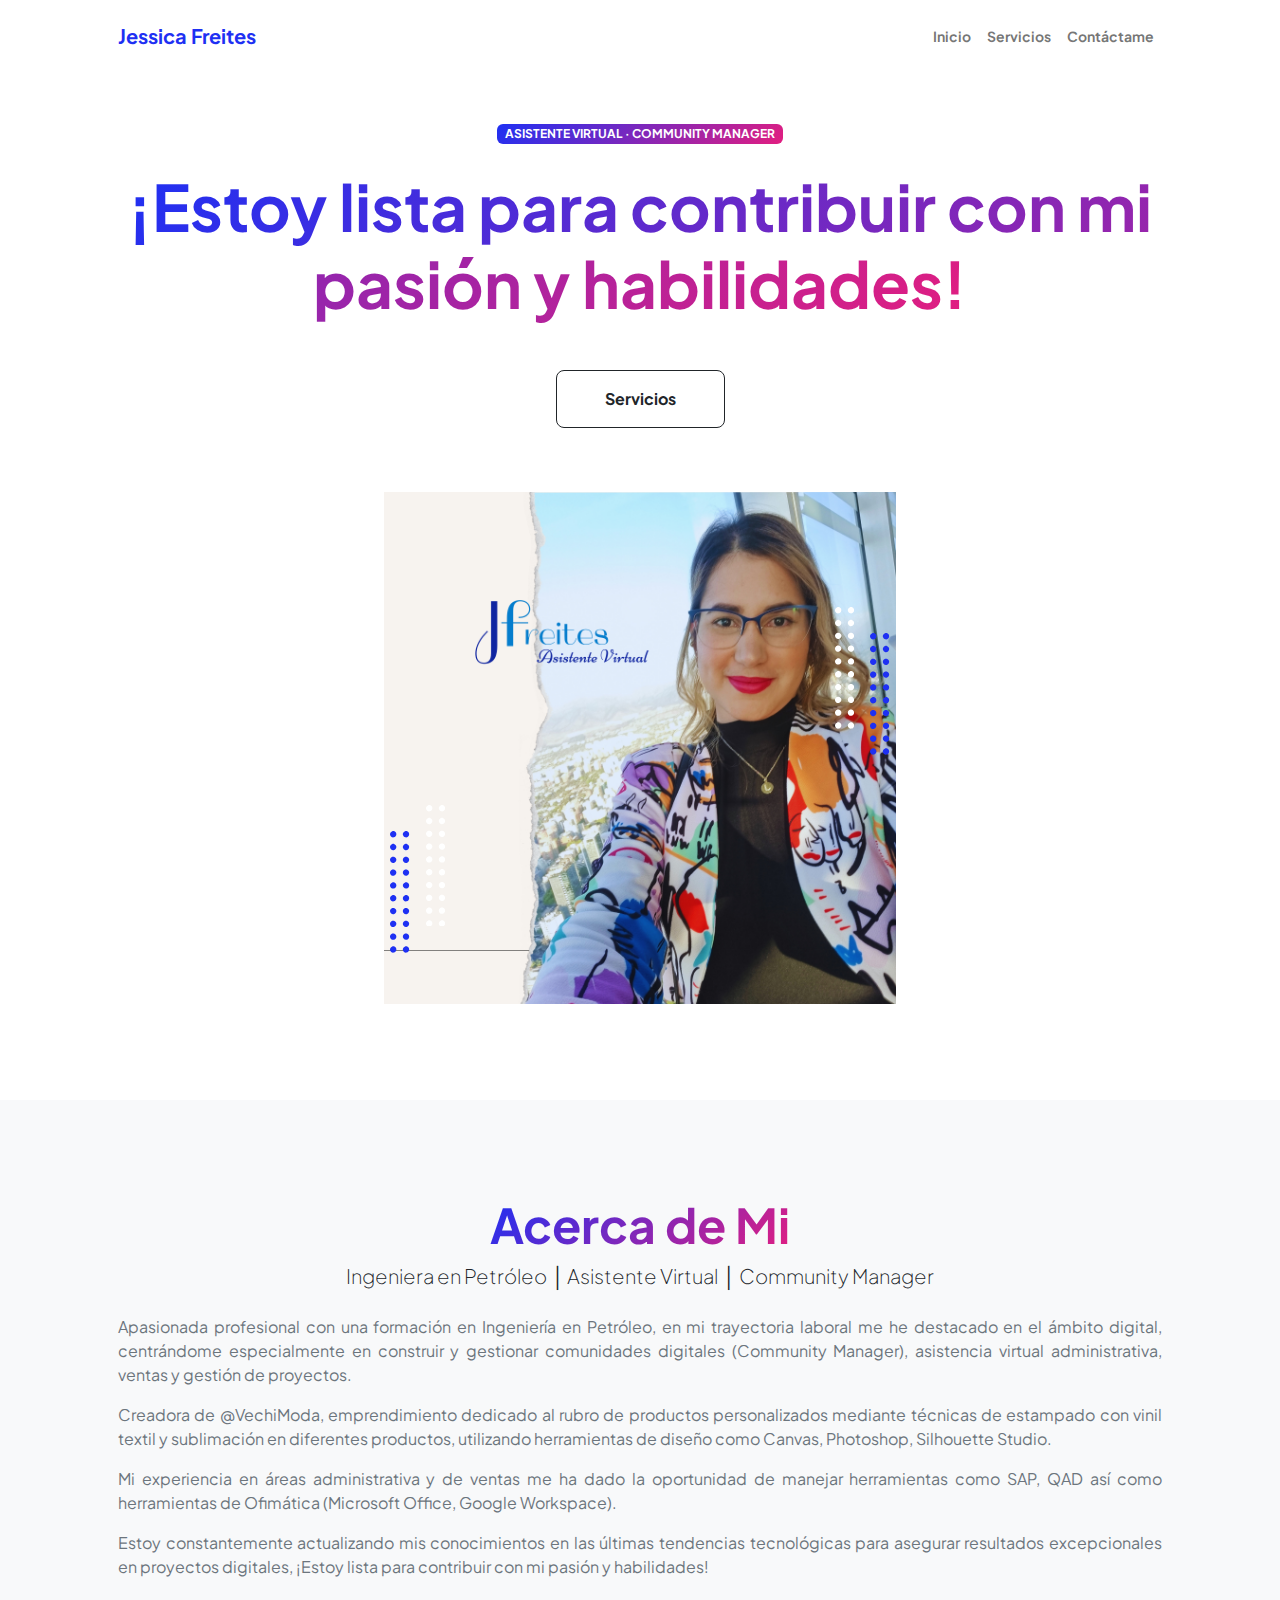
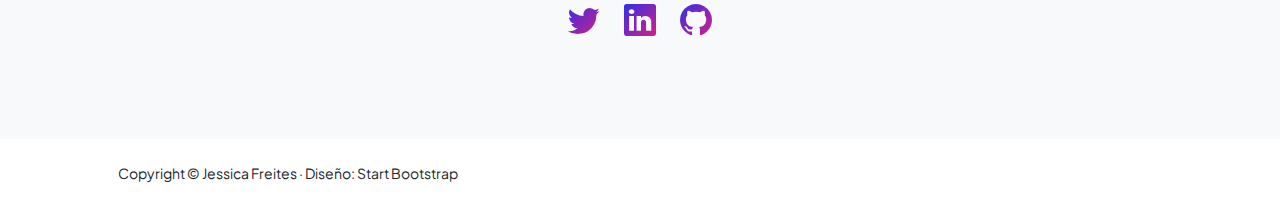
<file: index.html>
<!DOCTYPE html>
<html lang="en">
    <head>
        <!-- Google tag (gtag.js) -->
        <script async src="https://www.googletagmanager.com/gtag/js?id=G-S2F9K32M9J"></script>
            <script>
            window.dataLayer = window.dataLayer || [];
            function gtag(){dataLayer.push(arguments);}
            gtag('js', new Date());

            gtag('config', 'G-S2F9K32M9J');
        </script>
        <meta charset="utf-8" />
        <meta name="viewport" content="width=device-width, initial-scale=1, shrink-to-fit=no" />
        <meta name="description" content="" />
        <meta name="author" content="" />
        <title>Asistente Virtual y Community Manager</title>
        <!-- Favicon-->
        <link rel="icon" type="image/x-icon" href="assets/favicon.ico" />
        <!-- Custom Google font-->
        <link rel="preconnect" href="https://fonts.googleapis.com" />
        <link rel="preconnect" href="https://fonts.gstatic.com" crossorigin />
        <link href="https://fonts.googleapis.com/css2?family=Plus+Jakarta+Sans:wght@100;200;300;400;500;600;700;800;900&amp;display=swap" rel="stylesheet" />
        <!-- Bootstrap icons-->
        <link href="https://cdn.jsdelivr.net/npm/bootstrap-icons@1.8.1/font/bootstrap-icons.css" rel="stylesheet" />
        <!-- Core theme CSS (includes Bootstrap)-->
        <link href="css/styles.css" rel="stylesheet" />
    </head>
    <body class="d-flex flex-column h-100">
        <main class="flex-shrink-0">
            <!-- Navigation-->
            <nav class="navbar navbar-expand-lg navbar-light bg-white py-3">
                <div class="container px-5">
                    <a class="navbar-brand" href="index.html"><span class="fw-bolder text-primary">Jessica Freites</span></a>
                    <button class="navbar-toggler" type="button" data-bs-toggle="collapse" data-bs-target="#navbarSupportedContent" aria-controls="navbarSupportedContent" aria-expanded="false" aria-label="Toggle navigation"><span class="navbar-toggler-icon"></span></button>
                    <div class="collapse navbar-collapse" id="navbarSupportedContent">
                        <ul class="navbar-nav ms-auto mb-2 mb-lg-0 small fw-bolder">
                            <li class="nav-item"><a class="nav-link" href="index.html">Inicio</a></li>
                            <!--li class="nav-item"><a class="nav-link" href="resume.html">Resumen Curricular</a></li-->
                            <li class="nav-item"><a class="nav-link" href="services.html">Servicios</a></li>
                            <li class="nav-item"><a class="nav-link" href="contact.html">Contáctame</a></li>
                        </ul>
                    </div>
                </div>
            </nav>
            <!-- Header-->
            <header class="py-5">
                <div class="container px-5 pb-5">
                    <div class="row gx-5 align-items-center">
                        <div class="col-xxl-5">
                            <!-- Header text content-->
                            <div class="text-center text-xxl-start">
                                <div class="badge bg-gradient-primary-to-secondary text-white mb-4"><div class="text-uppercase">Asistente Virtual &middot; Community Manager</div></div>
                                <div class="fs-3 fw-light text-muted"></div>
                                <h1 class="display-3 fw-bolder mb-5"><span class="text-gradient d-inline">¡Estoy lista para contribuir con mi pasión y habilidades!                                 </span></h1>
                                <div class="d-grid gap-3 d-sm-flex justify-content-sm-center justify-content-xxl-start mb-3">
                                    <!--a class="btn btn-primary btn-lg px-5 py-3 me-sm-3 fs-6 fw-bolder" href="resume.html">Resumen</a-->
                                    <a class="btn btn-outline-dark btn-lg px-5 py-3 fs-6 fw-bolder" href="services.html">Servicios</a>
                                </div>
                            </div>
                        </div>
                        <div class="col-xxl-7">
                            <!-- Header profile picture-->
                            <div class="d-flex justify-content-center mt-5 mt-xxl-0">
                                <div class="profile bg-gradient-primary-to-secondary">
                                    <!-- TIP: For best results, use a photo with a transparent background like the demo example below-->
                                    <!-- Watch a tutorial on how to do this on YouTube (link)-->
                                    <img class="profile-img" src="assets/profile.png" alt="..." />
                                    <div class="dots-1">
                                        <!-- SVG Dots-->
                                        <svg version="1.1" xmlns="http://www.w3.org/2000/svg" xmlns:xlink="http://www.w3.org/1999/xlink" x="0px" y="0px" viewBox="0 0 191.6 1215.4" style="enable-background: new 0 0 191.6 1215.4" xml:space="preserve">
                                            <g transform="translate(0.000000,1280.000000) scale(0.100000,-0.100000)">
                                                <path d="M227.7,12788.6c-105-35-200-141-222-248c-43-206,163-412,369-369c155,32,275,190,260,339c-11,105-90,213-190,262        C383.7,12801.6,289.7,12808.6,227.7,12788.6z"></path>
                                                <path d="M1507.7,12788.6c-151-50-253-216-222-362c25-119,136-230,254-255c194-41,395,142,375,339c-11,105-90,213-190,262        C1663.7,12801.6,1569.7,12808.6,1507.7,12788.6z"></path>
                                                <path d="M227.7,11508.6c-105-35-200-141-222-248c-43-206,163-412,369-369c155,32,275,190,260,339c-11,105-90,213-190,262        C383.7,11521.6,289.7,11528.6,227.7,11508.6z"></path>
                                                <path d="M1507.7,11508.6c-151-50-253-216-222-362c25-119,136-230,254-255c194-41,395,142,375,339c-11,105-90,213-190,262        C1663.7,11521.6,1569.7,11528.6,1507.7,11508.6z"></path>
                                                <path d="M227.7,10228.6c-105-35-200-141-222-248c-43-206,163-412,369-369c155,32,275,190,260,339c-11,105-90,213-190,262        C383.7,10241.6,289.7,10248.6,227.7,10228.6z"></path>
                                                <path d="M1507.7,10228.6c-105-35-200-141-222-248c-43-206,163-412,369-369c155,32,275,190,260,339c-11,105-90,213-190,262        C1663.7,10241.6,1569.7,10248.6,1507.7,10228.6z"></path>
                                                <path d="M227.7,8948.6c-105-35-200-141-222-248c-43-206,163-412,369-369c155,32,275,190,260,339c-11,105-90,213-190,262        C383.7,8961.6,289.7,8968.6,227.7,8948.6z"></path>
                                                <path d="M1507.7,8948.6c-105-35-200-141-222-248c-43-206,163-412,369-369c155,32,275,190,260,339c-11,105-90,213-190,262        C1663.7,8961.6,1569.7,8968.6,1507.7,8948.6z"></path>
                                                <path d="M227.7,7668.6c-105-35-200-141-222-248c-43-206,163-412,369-369c155,32,275,190,260,339c-11,105-90,213-190,262        C383.7,7681.6,289.7,7688.6,227.7,7668.6z"></path>
                                                <path d="M1507.7,7668.6c-105-35-200-141-222-248c-43-206,163-412,369-369c155,32,275,190,260,339c-11,105-90,213-190,262        C1663.7,7681.6,1569.7,7688.6,1507.7,7668.6z"></path>
                                                <path d="M227.7,6388.6c-105-35-200-141-222-248c-43-206,163-412,369-369c155,32,275,190,260,339c-11,105-90,213-190,262        C383.7,6401.6,289.7,6408.6,227.7,6388.6z"></path>
                                                <path d="M1507.7,6388.6c-105-35-200-141-222-248c-43-206,163-412,369-369c155,32,275,190,260,339c-11,105-90,213-190,262        C1663.7,6401.6,1569.7,6408.6,1507.7,6388.6z"></path>
                                                <path d="M227.7,5108.6c-105-35-200-141-222-248c-43-206,163-412,369-369c155,32,275,190,260,339c-11,105-90,213-190,262        C383.7,5121.6,289.7,5128.6,227.7,5108.6z"></path>
                                                <path d="M1507.7,5108.6c-105-35-200-141-222-248c-43-206,163-412,369-369c155,32,275,190,260,339c-11,105-90,213-190,262        C1663.7,5121.6,1569.7,5128.6,1507.7,5108.6z"></path>
                                                <path d="M227.7,3828.6c-105-35-200-141-222-248c-43-206,163-412,369-369c155,32,275,190,260,339c-11,105-90,213-190,262        C383.7,3841.6,289.7,3848.6,227.7,3828.6z"></path>
                                                <path d="M1507.7,3828.6c-105-35-200-141-222-248c-43-206,163-412,369-369c155,32,275,190,260,339c-11,105-90,213-190,262        C1663.7,3841.6,1569.7,3848.6,1507.7,3828.6z"></path>
                                                <path d="M227.7,2548.6c-105-35-200-141-222-248c-43-206,163-412,369-369c155,32,275,190,260,339c-11,105-90,213-190,262        C383.7,2561.6,289.7,2568.6,227.7,2548.6z"></path>
                                                <path d="M1507.7,2548.6c-105-35-200-141-222-248c-43-206,163-412,369-369c155,32,275,190,260,339c-11,105-90,213-190,262        C1663.7,2561.6,1569.7,2568.6,1507.7,2548.6z"></path>
                                                <path d="M227.7,1268.6c-105-35-200-141-222-248c-43-206,163-412,369-369c155,32,275,190,260,339c-11,105-90,213-190,262        C383.7,1281.6,289.7,1288.6,227.7,1268.6z"></path>
                                                <path d="M1507.7,1268.6c-105-35-200-141-222-248c-43-206,163-412,369-369c155,32,275,190,260,339c-11,105-90,213-190,262        C1663.7,1281.6,1569.7,1288.6,1507.7,1268.6z"></path>
                                            </g>
                                        </svg>
                                        <!-- END of SVG dots-->
                                    </div>
                                    <div class="dots-2">
                                        <!-- SVG Dots-->
                                        <svg version="1.1" xmlns="http://www.w3.org/2000/svg" xmlns:xlink="http://www.w3.org/1999/xlink" x="0px" y="0px" viewBox="0 0 191.6 1215.4" style="enable-background: new 0 0 191.6 1215.4" xml:space="preserve">
                                            <g transform="translate(0.000000,1280.000000) scale(0.100000,-0.100000)">
                                                <path d="M227.7,12788.6c-105-35-200-141-222-248c-43-206,163-412,369-369c155,32,275,190,260,339c-11,105-90,213-190,262        C383.7,12801.6,289.7,12808.6,227.7,12788.6z"></path>
                                                <path d="M1507.7,12788.6c-151-50-253-216-222-362c25-119,136-230,254-255c194-41,395,142,375,339c-11,105-90,213-190,262        C1663.7,12801.6,1569.7,12808.6,1507.7,12788.6z"></path>
                                                <path d="M227.7,11508.6c-105-35-200-141-222-248c-43-206,163-412,369-369c155,32,275,190,260,339c-11,105-90,213-190,262        C383.7,11521.6,289.7,11528.6,227.7,11508.6z"></path>
                                                <path d="M1507.7,11508.6c-151-50-253-216-222-362c25-119,136-230,254-255c194-41,395,142,375,339c-11,105-90,213-190,262        C1663.7,11521.6,1569.7,11528.6,1507.7,11508.6z"></path>
                                                <path d="M227.7,10228.6c-105-35-200-141-222-248c-43-206,163-412,369-369c155,32,275,190,260,339c-11,105-90,213-190,262        C383.7,10241.6,289.7,10248.6,227.7,10228.6z"></path>
                                                <path d="M1507.7,10228.6c-105-35-200-141-222-248c-43-206,163-412,369-369c155,32,275,190,260,339c-11,105-90,213-190,262        C1663.7,10241.6,1569.7,10248.6,1507.7,10228.6z"></path>
                                                <path d="M227.7,8948.6c-105-35-200-141-222-248c-43-206,163-412,369-369c155,32,275,190,260,339c-11,105-90,213-190,262        C383.7,8961.6,289.7,8968.6,227.7,8948.6z"></path>
                                                <path d="M1507.7,8948.6c-105-35-200-141-222-248c-43-206,163-412,369-369c155,32,275,190,260,339c-11,105-90,213-190,262        C1663.7,8961.6,1569.7,8968.6,1507.7,8948.6z"></path>
                                                <path d="M227.7,7668.6c-105-35-200-141-222-248c-43-206,163-412,369-369c155,32,275,190,260,339c-11,105-90,213-190,262        C383.7,7681.6,289.7,7688.6,227.7,7668.6z"></path>
                                                <path d="M1507.7,7668.6c-105-35-200-141-222-248c-43-206,163-412,369-369c155,32,275,190,260,339c-11,105-90,213-190,262        C1663.7,7681.6,1569.7,7688.6,1507.7,7668.6z"></path>
                                                <path d="M227.7,6388.6c-105-35-200-141-222-248c-43-206,163-412,369-369c155,32,275,190,260,339c-11,105-90,213-190,262        C383.7,6401.6,289.7,6408.6,227.7,6388.6z"></path>
                                                <path d="M1507.7,6388.6c-105-35-200-141-222-248c-43-206,163-412,369-369c155,32,275,190,260,339c-11,105-90,213-190,262        C1663.7,6401.6,1569.7,6408.6,1507.7,6388.6z"></path>
                                                <path d="M227.7,5108.6c-105-35-200-141-222-248c-43-206,163-412,369-369c155,32,275,190,260,339c-11,105-90,213-190,262        C383.7,5121.6,289.7,5128.6,227.7,5108.6z"></path>
                                                <path d="M1507.7,5108.6c-105-35-200-141-222-248c-43-206,163-412,369-369c155,32,275,190,260,339c-11,105-90,213-190,262        C1663.7,5121.6,1569.7,5128.6,1507.7,5108.6z"></path>
                                                <path d="M227.7,3828.6c-105-35-200-141-222-248c-43-206,163-412,369-369c155,32,275,190,260,339c-11,105-90,213-190,262        C383.7,3841.6,289.7,3848.6,227.7,3828.6z"></path>
                                                <path d="M1507.7,3828.6c-105-35-200-141-222-248c-43-206,163-412,369-369c155,32,275,190,260,339c-11,105-90,213-190,262        C1663.7,3841.6,1569.7,3848.6,1507.7,3828.6z"></path>
                                                <path d="M227.7,2548.6c-105-35-200-141-222-248c-43-206,163-412,369-369c155,32,275,190,260,339c-11,105-90,213-190,262        C383.7,2561.6,289.7,2568.6,227.7,2548.6z"></path>
                                                <path d="M1507.7,2548.6c-105-35-200-141-222-248c-43-206,163-412,369-369c155,32,275,190,260,339c-11,105-90,213-190,262        C1663.7,2561.6,1569.7,2568.6,1507.7,2548.6z"></path>
                                                <path d="M227.7,1268.6c-105-35-200-141-222-248c-43-206,163-412,369-369c155,32,275,190,260,339c-11,105-90,213-190,262        C383.7,1281.6,289.7,1288.6,227.7,1268.6z"></path>
                                                <path d="M1507.7,1268.6c-105-35-200-141-222-248c-43-206,163-412,369-369c155,32,275,190,260,339c-11,105-90,213-190,262        C1663.7,1281.6,1569.7,1288.6,1507.7,1268.6z"></path>
                                            </g>
                                        </svg>
                                        <!-- END of SVG dots-->
                                    </div>
                                    <div class="dots-3">
                                        <!-- SVG Dots-->
                                        <svg version="1.1" xmlns="http://www.w3.org/2000/svg" xmlns:xlink="http://www.w3.org/1999/xlink" x="0px" y="0px" viewBox="0 0 191.6 1215.4" style="enable-background: new 0 0 191.6 1215.4" xml:space="preserve">
                                            <g transform="translate(0.000000,1280.000000) scale(0.100000,-0.100000)">
                                                <path d="M227.7,12788.6c-105-35-200-141-222-248c-43-206,163-412,369-369c155,32,275,190,260,339c-11,105-90,213-190,262        C383.7,12801.6,289.7,12808.6,227.7,12788.6z"></path>
                                                <path d="M1507.7,12788.6c-151-50-253-216-222-362c25-119,136-230,254-255c194-41,395,142,375,339c-11,105-90,213-190,262        C1663.7,12801.6,1569.7,12808.6,1507.7,12788.6z"></path>
                                                <path d="M227.7,11508.6c-105-35-200-141-222-248c-43-206,163-412,369-369c155,32,275,190,260,339c-11,105-90,213-190,262        C383.7,11521.6,289.7,11528.6,227.7,11508.6z"></path>
                                                <path d="M1507.7,11508.6c-151-50-253-216-222-362c25-119,136-230,254-255c194-41,395,142,375,339c-11,105-90,213-190,262        C1663.7,11521.6,1569.7,11528.6,1507.7,11508.6z"></path>
                                                <path d="M227.7,10228.6c-105-35-200-141-222-248c-43-206,163-412,369-369c155,32,275,190,260,339c-11,105-90,213-190,262        C383.7,10241.6,289.7,10248.6,227.7,10228.6z"></path>
                                                <path d="M1507.7,10228.6c-105-35-200-141-222-248c-43-206,163-412,369-369c155,32,275,190,260,339c-11,105-90,213-190,262        C1663.7,10241.6,1569.7,10248.6,1507.7,10228.6z"></path>
                                                <path d="M227.7,8948.6c-105-35-200-141-222-248c-43-206,163-412,369-369c155,32,275,190,260,339c-11,105-90,213-190,262        C383.7,8961.6,289.7,8968.6,227.7,8948.6z"></path>
                                                <path d="M1507.7,8948.6c-105-35-200-141-222-248c-43-206,163-412,369-369c155,32,275,190,260,339c-11,105-90,213-190,262        C1663.7,8961.6,1569.7,8968.6,1507.7,8948.6z"></path>
                                                <path d="M227.7,7668.6c-105-35-200-141-222-248c-43-206,163-412,369-369c155,32,275,190,260,339c-11,105-90,213-190,262        C383.7,7681.6,289.7,7688.6,227.7,7668.6z"></path>
                                                <path d="M1507.7,7668.6c-105-35-200-141-222-248c-43-206,163-412,369-369c155,32,275,190,260,339c-11,105-90,213-190,262        C1663.7,7681.6,1569.7,7688.6,1507.7,7668.6z"></path>
                                                <path d="M227.7,6388.6c-105-35-200-141-222-248c-43-206,163-412,369-369c155,32,275,190,260,339c-11,105-90,213-190,262        C383.7,6401.6,289.7,6408.6,227.7,6388.6z"></path>
                                                <path d="M1507.7,6388.6c-105-35-200-141-222-248c-43-206,163-412,369-369c155,32,275,190,260,339c-11,105-90,213-190,262        C1663.7,6401.6,1569.7,6408.6,1507.7,6388.6z"></path>
                                                <path d="M227.7,5108.6c-105-35-200-141-222-248c-43-206,163-412,369-369c155,32,275,190,260,339c-11,105-90,213-190,262        C383.7,5121.6,289.7,5128.6,227.7,5108.6z"></path>
                                                <path d="M1507.7,5108.6c-105-35-200-141-222-248c-43-206,163-412,369-369c155,32,275,190,260,339c-11,105-90,213-190,262        C1663.7,5121.6,1569.7,5128.6,1507.7,5108.6z"></path>
                                                <path d="M227.7,3828.6c-105-35-200-141-222-248c-43-206,163-412,369-369c155,32,275,190,260,339c-11,105-90,213-190,262        C383.7,3841.6,289.7,3848.6,227.7,3828.6z"></path>
                                                <path d="M1507.7,3828.6c-105-35-200-141-222-248c-43-206,163-412,369-369c155,32,275,190,260,339c-11,105-90,213-190,262        C1663.7,3841.6,1569.7,3848.6,1507.7,3828.6z"></path>
                                                <path d="M227.7,2548.6c-105-35-200-141-222-248c-43-206,163-412,369-369c155,32,275,190,260,339c-11,105-90,213-190,262        C383.7,2561.6,289.7,2568.6,227.7,2548.6z"></path>
                                                <path d="M1507.7,2548.6c-105-35-200-141-222-248c-43-206,163-412,369-369c155,32,275,190,260,339c-11,105-90,213-190,262        C1663.7,2561.6,1569.7,2568.6,1507.7,2548.6z"></path>
                                                <path d="M227.7,1268.6c-105-35-200-141-222-248c-43-206,163-412,369-369c155,32,275,190,260,339c-11,105-90,213-190,262        C383.7,1281.6,289.7,1288.6,227.7,1268.6z"></path>
                                                <path d="M1507.7,1268.6c-105-35-200-141-222-248c-43-206,163-412,369-369c155,32,275,190,260,339c-11,105-90,213-190,262        C1663.7,1281.6,1569.7,1288.6,1507.7,1268.6z"></path>
                                            </g>
                                        </svg>
                                        <!-- END of SVG dots-->
                                    </div>
                                    <div class="dots-4">
                                        <!-- SVG Dots-->
                                        <svg version="1.1" xmlns="http://www.w3.org/2000/svg" xmlns:xlink="http://www.w3.org/1999/xlink" x="0px" y="0px" viewBox="0 0 191.6 1215.4" style="enable-background: new 0 0 191.6 1215.4" xml:space="preserve">
                                            <g transform="translate(0.000000,1280.000000) scale(0.100000,-0.100000)">
                                                <path d="M227.7,12788.6c-105-35-200-141-222-248c-43-206,163-412,369-369c155,32,275,190,260,339c-11,105-90,213-190,262        C383.7,12801.6,289.7,12808.6,227.7,12788.6z"></path>
                                                <path d="M1507.7,12788.6c-151-50-253-216-222-362c25-119,136-230,254-255c194-41,395,142,375,339c-11,105-90,213-190,262        C1663.7,12801.6,1569.7,12808.6,1507.7,12788.6z"></path>
                                                <path d="M227.7,11508.6c-105-35-200-141-222-248c-43-206,163-412,369-369c155,32,275,190,260,339c-11,105-90,213-190,262        C383.7,11521.6,289.7,11528.6,227.7,11508.6z"></path>
                                                <path d="M1507.7,11508.6c-151-50-253-216-222-362c25-119,136-230,254-255c194-41,395,142,375,339c-11,105-90,213-190,262        C1663.7,11521.6,1569.7,11528.6,1507.7,11508.6z"></path>
                                                <path d="M227.7,10228.6c-105-35-200-141-222-248c-43-206,163-412,369-369c155,32,275,190,260,339c-11,105-90,213-190,262        C383.7,10241.6,289.7,10248.6,227.7,10228.6z"></path>
                                                <path d="M1507.7,10228.6c-105-35-200-141-222-248c-43-206,163-412,369-369c155,32,275,190,260,339c-11,105-90,213-190,262        C1663.7,10241.6,1569.7,10248.6,1507.7,10228.6z"></path>
                                                <path d="M227.7,8948.6c-105-35-200-141-222-248c-43-206,163-412,369-369c155,32,275,190,260,339c-11,105-90,213-190,262        C383.7,8961.6,289.7,8968.6,227.7,8948.6z"></path>
                                                <path d="M1507.7,8948.6c-105-35-200-141-222-248c-43-206,163-412,369-369c155,32,275,190,260,339c-11,105-90,213-190,262        C1663.7,8961.6,1569.7,8968.6,1507.7,8948.6z"></path>
                                                <path d="M227.7,7668.6c-105-35-200-141-222-248c-43-206,163-412,369-369c155,32,275,190,260,339c-11,105-90,213-190,262        C383.7,7681.6,289.7,7688.6,227.7,7668.6z"></path>
                                                <path d="M1507.7,7668.6c-105-35-200-141-222-248c-43-206,163-412,369-369c155,32,275,190,260,339c-11,105-90,213-190,262        C1663.7,7681.6,1569.7,7688.6,1507.7,7668.6z"></path>
                                                <path d="M227.7,6388.6c-105-35-200-141-222-248c-43-206,163-412,369-369c155,32,275,190,260,339c-11,105-90,213-190,262        C383.7,6401.6,289.7,6408.6,227.7,6388.6z"></path>
                                                <path d="M1507.7,6388.6c-105-35-200-141-222-248c-43-206,163-412,369-369c155,32,275,190,260,339c-11,105-90,213-190,262        C1663.7,6401.6,1569.7,6408.6,1507.7,6388.6z"></path>
                                                <path d="M227.7,5108.6c-105-35-200-141-222-248c-43-206,163-412,369-369c155,32,275,190,260,339c-11,105-90,213-190,262        C383.7,5121.6,289.7,5128.6,227.7,5108.6z"></path>
                                                <path d="M1507.7,5108.6c-105-35-200-141-222-248c-43-206,163-412,369-369c155,32,275,190,260,339c-11,105-90,213-190,262        C1663.7,5121.6,1569.7,5128.6,1507.7,5108.6z"></path>
                                                <path d="M227.7,3828.6c-105-35-200-141-222-248c-43-206,163-412,369-369c155,32,275,190,260,339c-11,105-90,213-190,262        C383.7,3841.6,289.7,3848.6,227.7,3828.6z"></path>
                                                <path d="M1507.7,3828.6c-105-35-200-141-222-248c-43-206,163-412,369-369c155,32,275,190,260,339c-11,105-90,213-190,262        C1663.7,3841.6,1569.7,3848.6,1507.7,3828.6z"></path>
                                                <path d="M227.7,2548.6c-105-35-200-141-222-248c-43-206,163-412,369-369c155,32,275,190,260,339c-11,105-90,213-190,262        C383.7,2561.6,289.7,2568.6,227.7,2548.6z"></path>
                                                <path d="M1507.7,2548.6c-105-35-200-141-222-248c-43-206,163-412,369-369c155,32,275,190,260,339c-11,105-90,213-190,262        C1663.7,2561.6,1569.7,2568.6,1507.7,2548.6z"></path>
                                                <path d="M227.7,1268.6c-105-35-200-141-222-248c-43-206,163-412,369-369c155,32,275,190,260,339c-11,105-90,213-190,262        C383.7,1281.6,289.7,1288.6,227.7,1268.6z"></path>
                                                <path d="M1507.7,1268.6c-105-35-200-141-222-248c-43-206,163-412,369-369c155,32,275,190,260,339c-11,105-90,213-190,262        C1663.7,1281.6,1569.7,1288.6,1507.7,1268.6z"></path>
                                            </g>
                                        </svg>
                                        <!-- END of SVG dots-->
                                    </div>
                                </div>
                            </div>
                        </div>
                    </div>
                </div>
            </header>
            <!-- About Section-->
            <section class="bg-light py-5">
                <div class="container px-5">
                    <div class="row gx-5 justify-content-center">
                        <div class="col-xxl-8">
                            <div class="text-center my-5">
                                <h2 class="display-5 fw-bolder"><span class="text-gradient d-inline">Acerca de Mi</span></h2>
                                <p class="lead fw-light mb-4">Ingeniera en Petróleo │ Asistente Virtual │ Community Manager
                                    </p>
                                <p class="text-muted text-justify">
                                    Apasionada profesional con una formación en Ingeniería en Petróleo, en mi trayectoria laboral me he destacado en el ámbito digital, centrándome especialmente en construir y gestionar comunidades digitales (Community Manager), asistencia virtual administrativa, ventas y gestión de proyectos.</p>

                                <p class="text-muted text-justify">
                                    Creadora de @VechiModa, emprendimiento dedicado al rubro de productos personalizados mediante técnicas de estampado con vinil textil y sublimación en diferentes productos, utilizando herramientas de diseño como Canvas, Photoshop, Silhouette Studio.</p>
                                    
                                <p class="text-muted text-justify">
                                    Mi experiencia en áreas administrativa y de ventas me ha dado la oportunidad de manejar herramientas como SAP, QAD así como herramientas de Ofimática (Microsoft Office, Google Workspace).</p>
                                    
                                <p class="text-muted text-justify">
                                    Estoy constantemente actualizando mis conocimientos en las últimas tendencias tecnológicas para asegurar resultados excepcionales en proyectos digitales, ¡Estoy lista para contribuir con mi pasión y habilidades!</p>
                                <div class="d-flex justify-content-center fs-2 gap-4">
                                    <a class="text-gradient" href="#!"><i class="bi bi-twitter"></i></a>
                                    <a class="text-gradient" target="_blank" href="https://www.linkedin.com/in/jessicafreitesgianfrancesco/"><i class="bi bi-linkedin"></i></a>
                                    <a class="text-gradient" target="_blank" href="https://github.com/jessifgian"><i class="bi bi-github"></i></a>
                                </div>
                            </div>
                        </div>
                    </div>
                </div>
            </section>
        </main>
        <!-- Footer-->
        <footer class="bg-white py-4 mt-auto">
            <div class="container px-5">
                <div class="row align-items-center justify-content-between flex-column flex-sm-row">
                    <div class="col-auto"><div class="small m-0">Copyright &copy; Jessica Freites &middot; Diseño: Start Bootstrap</div></div>
                </div>
            </div>
        </footer>
        <!-- Bootstrap core JS-->
        <script src="https://cdn.jsdelivr.net/npm/bootstrap@5.2.3/dist/js/bootstrap.bundle.min.js"></script>
        <!-- Core theme JS-->
        <script src="js/scripts.js"></script>
    </body>
</html>
</file>
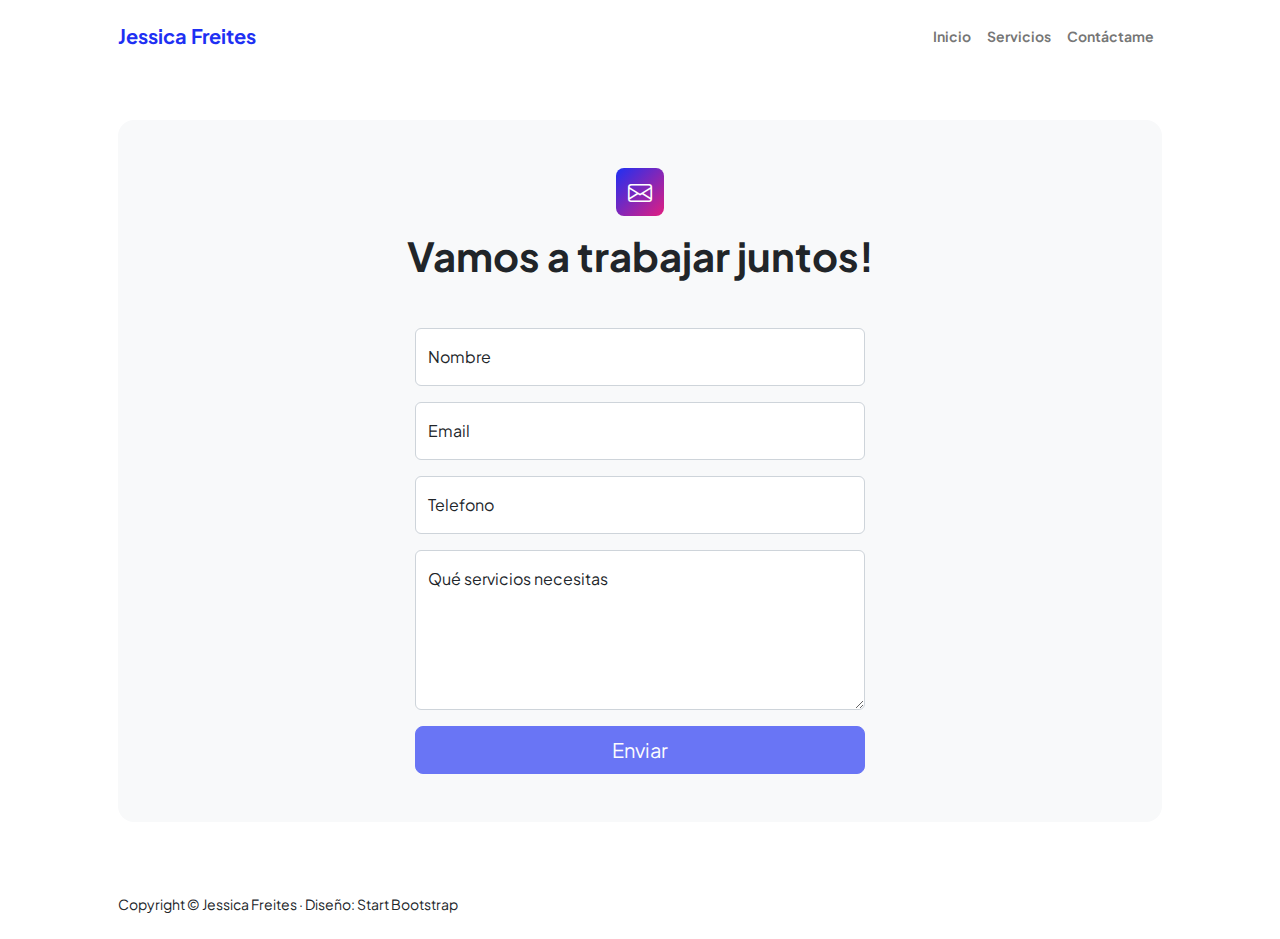
<file: contact.html>
<!DOCTYPE html>
<html lang="en">
    <head>
        <!-- Google tag (gtag.js) -->
        <script async src="https://www.googletagmanager.com/gtag/js?id=G-S2F9K32M9J"></script>
            <script>
            window.dataLayer = window.dataLayer || [];
            function gtag(){dataLayer.push(arguments);}
            gtag('js', new Date());

            gtag('config', 'G-S2F9K32M9J');
        </script>
        <meta charset="utf-8" />
        <meta name="viewport" content="width=device-width, initial-scale=1, shrink-to-fit=no" />
        <meta name="description" content />
        <meta name="author" content />
        <title>Asistente Virtual y Community Manager</title>
        <!-- Favicon-->
        <link rel="icon" type="image/x-icon" href="assets/favicon.ico" />
        <!-- Custom Google font-->
        <link rel="preconnect" href="https://fonts.googleapis.com" />
        <link rel="preconnect" href="https://fonts.gstatic.com" crossorigin />
        <link href="https://fonts.googleapis.com/css2?family=Plus+Jakarta+Sans:wght@100;200;300;400;500;600;700;800;900&amp;display=swap" rel="stylesheet" />
        <!-- Bootstrap icons-->
        <link href="https://cdn.jsdelivr.net/npm/bootstrap-icons@1.8.1/font/bootstrap-icons.css" rel="stylesheet" />
        <!-- Core theme CSS (includes Bootstrap)-->
        <link href="css/styles.css" rel="stylesheet" />
    </head>
    <body class="d-flex flex-column">
        <main class="flex-shrink-0">
            <!-- Navigation-->
            <nav class="navbar navbar-expand-lg navbar-light bg-white py-3">
                <div class="container px-5">
                    <a class="navbar-brand" href="index.html"><span class="fw-bolder text-primary">Jessica Freites</span></a>
                    <button class="navbar-toggler" type="button" data-bs-toggle="collapse" data-bs-target="#navbarSupportedContent" aria-controls="navbarSupportedContent" aria-expanded="false" aria-label="Toggle navigation"><span class="navbar-toggler-icon"></span></button>
                    <div class="collapse navbar-collapse" id="navbarSupportedContent">
                        <ul class="navbar-nav ms-auto mb-2 mb-lg-0 small fw-bolder">
                            <li class="nav-item"><a class="nav-link" href="index.html">Inicio</a></li>
                            <!--li class="nav-item"><a class="nav-link" href="resume.html">Resumen Curricular</a></li-->
                            <li class="nav-item"><a class="nav-link" href="services.html">Servicios</a></li>
                            <li class="nav-item"><a class="nav-link" href="contact.html">Contáctame</a></li>
                        </ul>
                    </div>
                </div>
            </nav>
            <!-- Page content-->
            <section class="py-5">
                <div class="container px-5">
                    <!-- Contact form-->
                    <div class="bg-light rounded-4 py-5 px-4 px-md-5">
                        <div class="text-center mb-5">
                            <div class="feature bg-primary bg-gradient-primary-to-secondary text-white rounded-3 mb-3"><i class="bi bi-envelope"></i></div>
                            <h1 class="fw-bolder">Vamos a trabajar juntos!</h1>
                            <!--p class="lead fw-normal text-muted mb-0">Vamos a trabajar juntos!</p-->
                        </div>
                        <div class="row gx-5 justify-content-center">
                            <div class="col-lg-8 col-xl-6">

                                <form id="contactForm" data-sb-form-api-token="API_TOKEN">
                                    <!-- Name input-->
                                    <div class="form-floating mb-3">
                                        <input class="form-control" id="name" type="text" placeholder="Enter your name..." data-sb-validations="required" />
                                        <label for="name">Nombre</label>
                                        <div class="invalid-feedback" data-sb-feedback="name:required">Nombre requerido.</div>
                                    </div>
                                    <!-- Email address input-->
                                    <div class="form-floating mb-3">
                                        <input class="form-control" id="email" type="email" placeholder="name@example.com" data-sb-validations="required,email" />
                                        <label for="email">Email</label>
                                        <div class="invalid-feedback" data-sb-feedback="email:required">Email requerido.</div>
                                        <div class="invalid-feedback" data-sb-feedback="email:email">Email no es valido.</div>
                                    </div>
                                    <!-- Phone number input-->
                                    <div class="form-floating mb-3">
                                        <input class="form-control" id="phone" type="tel" placeholder="(123) 456-7890" data-sb-validations="required" />
                                        <label for="phone">Telefono</label>
                                        <div class="invalid-feedback" data-sb-feedback="phone:required">Numero de telefono requerido.</div>
                                    </div>
                                    <!-- Message input-->
                                    <div class="form-floating mb-3">
                                        <textarea class="form-control" id="message" type="text" placeholder="Enter your message here..." style="height: 10rem" data-sb-validations="required"></textarea>
                                        <label for="message">Qué servicios necesitas</label>
                                        <div class="invalid-feedback" data-sb-feedback="message:required">Mensaje requerido.</div>
                                    </div>
                                    <!-- Submit success message-->
                                    <!---->
                                    <!-- This is what your users will see when the form-->
                                    <!-- has successfully submitted-->
                                    <!--div class="d-none" id="submitSuccessMessage">
                                        <div class="text-center mb-3">
                                            <div class="fw-bolder">Form submission successful!</div>
                                            To activate this form, sign up at
                                            <br />
                                            <a href="https://startbootstrap.com/solution/contact-forms">https://startbootstrap.com/solution/contact-forms</a>
                                        </div>
                                    </div-->
                                    <!-- Submit error message-->
                                    <!---->
                                    <!-- This is what your users will see when there is-->
                                    <!-- an error submitting the form-->
                                    <div class="d-none" id="submitErrorMessage"><div class="text-center text-danger mb-3">Error enviando mensaje!</div></div>
                                    <!-- Submit Button-->
                                    <div class="d-grid"><button class="btn btn-primary btn-lg disabled" id="submitButton" type="submit">Enviar</button></div>
                                </form>
                            </div>
                        </div>
                    </div>
                </div>
            </section>
        </main>
        <!-- Footer-->
        <footer class="bg-white py-4 mt-auto">
            <div class="container px-5">
                <div class="row align-items-center justify-content-between flex-column flex-sm-row">
                    <div class="col-auto"><div class="small m-0">Copyright &copy; Jessica Freites &middot; Diseño: Start Bootstrap</div></div>
                </div>
            </div>
        </footer>
        <!-- Bootstrap core JS-->
        <script src="https://cdn.jsdelivr.net/npm/bootstrap@5.2.3/dist/js/bootstrap.bundle.min.js"></script>
        <!-- Core theme JS-->
        <script src="js/scripts.js"></script>
        <!-- * * * * * * * * * * * * * * * * * * * * * * * * * * * * * * * * * * * * * * * *-->
        <!-- * *                               SB Forms JS                               * *-->
        <!-- * * Activate your form at https://startbootstrap.com/solution/contact-forms * *-->
        <!-- * * * * * * * * * * * * * * * * * * * * * * * * * * * * * * * * * * * * * * * *-->
        <script src="https://cdn.startbootstrap.com/sb-forms-latest.js"></script>
    </body>
</html>
</file>
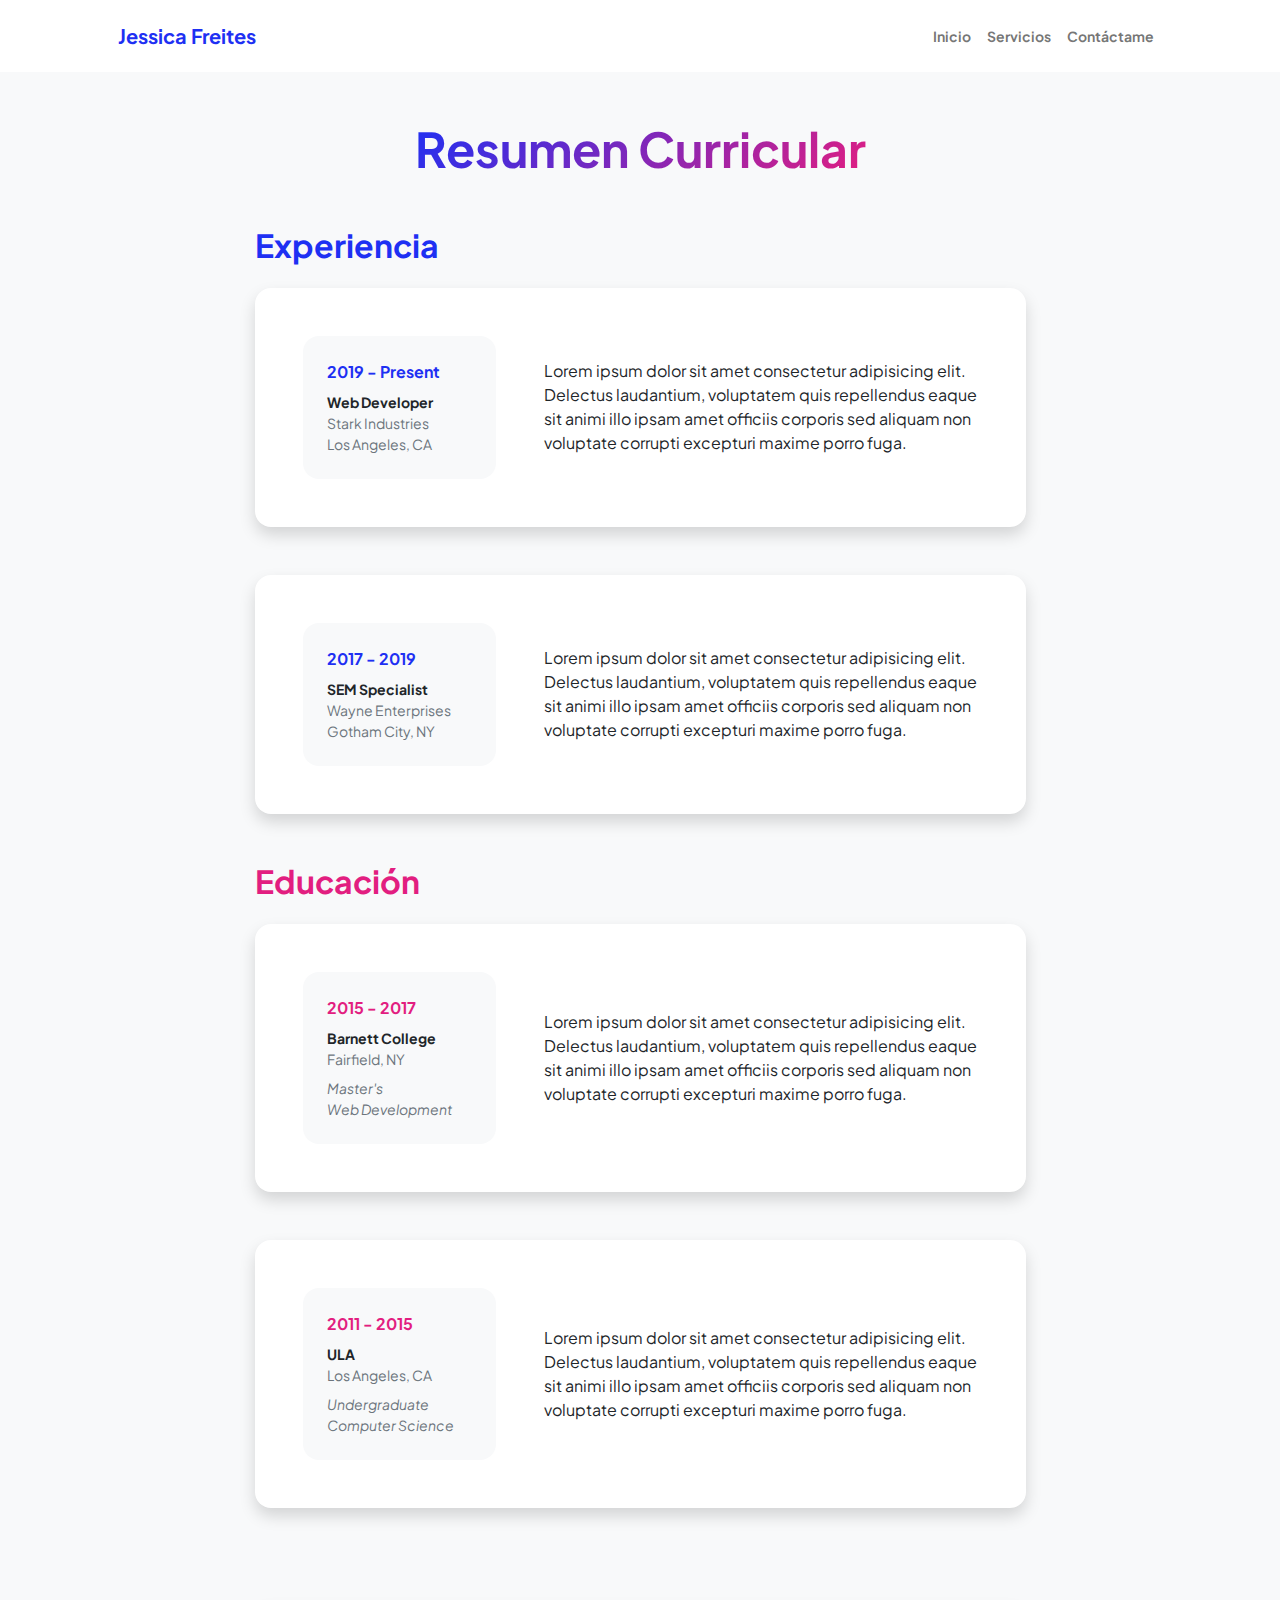
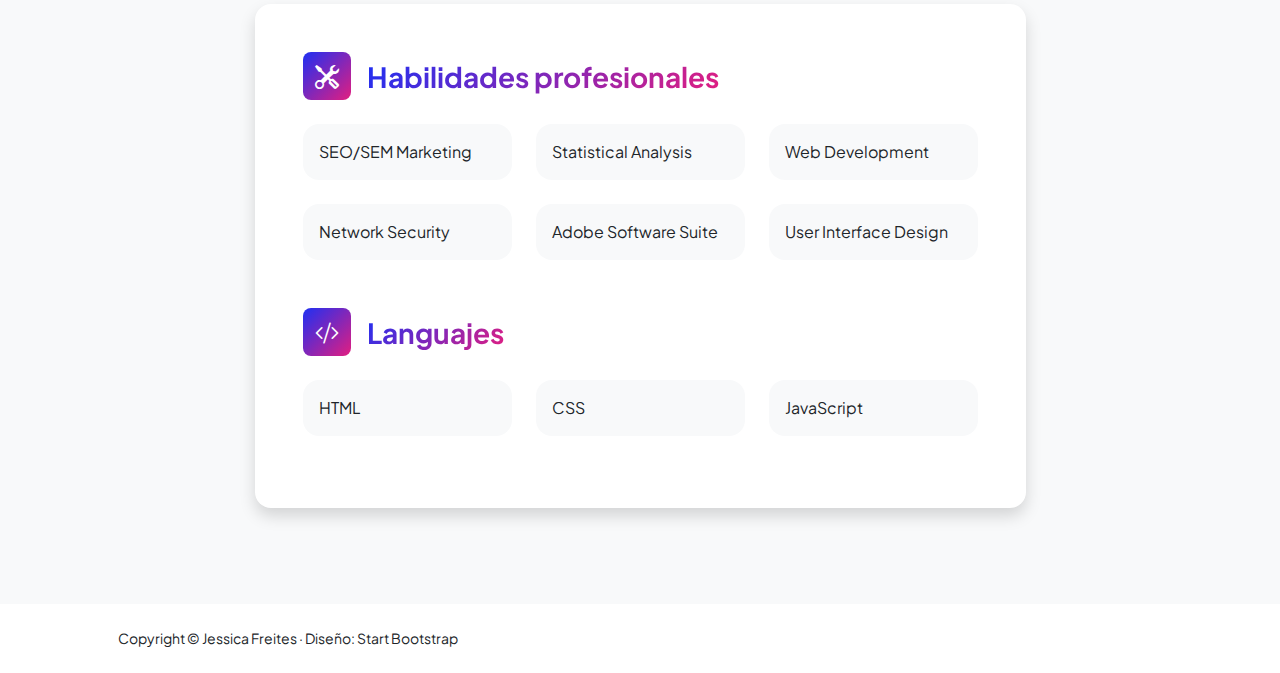
<file: resume.html>
<!DOCTYPE html>
<html lang="en">
    <head>
        <!-- Google tag (gtag.js) -->
        <script async src="https://www.googletagmanager.com/gtag/js?id=G-S2F9K32M9J"></script>
            <script>
            window.dataLayer = window.dataLayer || [];
            function gtag(){dataLayer.push(arguments);}
            gtag('js', new Date());

            gtag('config', 'G-S2F9K32M9J');
        </script>
        <meta charset="utf-8" />
        <meta name="viewport" content="width=device-width, initial-scale=1, shrink-to-fit=no" />
        <meta name="description" content="" />
        <meta name="author" content="" />
        <title>Asistente Virtual y Community Manager</title>
        <!-- Favicon-->
        <link rel="icon" type="image/x-icon" href="assets/favicon.ico" />
        <!-- Custom Google font-->
        <link rel="preconnect" href="https://fonts.googleapis.com" />
        <link rel="preconnect" href="https://fonts.gstatic.com" crossorigin />
        <link href="https://fonts.googleapis.com/css2?family=Plus+Jakarta+Sans:wght@100;200;300;400;500;600;700;800;900&amp;display=swap" rel="stylesheet" />
        <!-- Bootstrap icons-->
        <link href="https://cdn.jsdelivr.net/npm/bootstrap-icons@1.8.1/font/bootstrap-icons.css" rel="stylesheet" />
        <!-- Core theme CSS (includes Bootstrap)-->
        <link href="css/styles.css" rel="stylesheet" />
    </head>
    <body class="d-flex flex-column h-100 bg-light">
        <main class="flex-shrink-0">
            <!-- Navigation-->
            <nav class="navbar navbar-expand-lg navbar-light bg-white py-3">
                <div class="container px-5">
                    <a class="navbar-brand" href="index.html"><span class="fw-bolder text-primary">Jessica Freites</span></a>
                    <button class="navbar-toggler" type="button" data-bs-toggle="collapse" data-bs-target="#navbarSupportedContent" aria-controls="navbarSupportedContent" aria-expanded="false" aria-label="Toggle navigation"><span class="navbar-toggler-icon"></span></button>
                    <div class="collapse navbar-collapse" id="navbarSupportedContent">
                        <ul class="navbar-nav ms-auto mb-2 mb-lg-0 small fw-bolder">
                            <li class="nav-item"><a class="nav-link" href="index.html">Inicio</a></li>
                            <!--li class="nav-item"><a class="nav-link" href="resume.html">Resumen Curricular</a></li-->
                            <li class="nav-item"><a class="nav-link" href="services.html">Servicios</a></li>
                            <li class="nav-item"><a class="nav-link" href="contact.html">Contáctame</a></li>
                        </ul>
                    </div>
                </div>
            </nav>
            <!-- Page Content-->
            <div class="container px-5 my-5">
                <div class="text-center mb-5">
                    <h1 class="display-5 fw-bolder mb-0"><span class="text-gradient d-inline">Resumen Curricular</span></h1>
                </div>
                <div class="row gx-5 justify-content-center">
                    <div class="col-lg-11 col-xl-9 col-xxl-8">
                        <!-- Experience Section-->
                        <section>
                            <div class="d-flex align-items-center justify-content-between mb-4">
                                <h2 class="text-primary fw-bolder mb-0">Experiencia</h2>
                                <!-- Download resume button-->
                                <!-- Note: Set the link href target to a PDF file within your project-->
                                <!--a class="btn btn-primary px-4 py-3" href="#!">
                                    <div class="d-inline-block bi bi-download me-2"></div>
                                    Download Resume
                                </a-->
                            </div>
                            <!-- Experience Card 1-->
                            <div class="card shadow border-0 rounded-4 mb-5">
                                <div class="card-body p-5">
                                    <div class="row align-items-center gx-5">
                                        <div class="col text-center text-lg-start mb-4 mb-lg-0">
                                            <div class="bg-light p-4 rounded-4">
                                                <div class="text-primary fw-bolder mb-2">2019 - Present</div>
                                                <div class="small fw-bolder">Web Developer</div>
                                                <div class="small text-muted">Stark Industries</div>
                                                <div class="small text-muted">Los Angeles, CA</div>
                                            </div>
                                        </div>
                                        <div class="col-lg-8"><div>Lorem ipsum dolor sit amet consectetur adipisicing elit. Delectus laudantium, voluptatem quis repellendus eaque sit animi illo ipsam amet officiis corporis sed aliquam non voluptate corrupti excepturi maxime porro fuga.</div></div>
                                    </div>
                                </div>
                            </div>
                            <!-- Experience Card 2-->
                            <div class="card shadow border-0 rounded-4 mb-5">
                                <div class="card-body p-5">
                                    <div class="row align-items-center gx-5">
                                        <div class="col text-center text-lg-start mb-4 mb-lg-0">
                                            <div class="bg-light p-4 rounded-4">
                                                <div class="text-primary fw-bolder mb-2">2017 - 2019</div>
                                                <div class="small fw-bolder">SEM Specialist</div>
                                                <div class="small text-muted">Wayne Enterprises</div>
                                                <div class="small text-muted">Gotham City, NY</div>
                                            </div>
                                        </div>
                                        <div class="col-lg-8"><div>Lorem ipsum dolor sit amet consectetur adipisicing elit. Delectus laudantium, voluptatem quis repellendus eaque sit animi illo ipsam amet officiis corporis sed aliquam non voluptate corrupti excepturi maxime porro fuga.</div></div>
                                    </div>
                                </div>
                            </div>
                        </section>
                        <!-- Education Section-->
                        <section>
                            <h2 class="text-secondary fw-bolder mb-4">Educación</h2>
                            <!-- Education Card 1-->
                            <div class="card shadow border-0 rounded-4 mb-5">
                                <div class="card-body p-5">
                                    <div class="row align-items-center gx-5">
                                        <div class="col text-center text-lg-start mb-4 mb-lg-0">
                                            <div class="bg-light p-4 rounded-4">
                                                <div class="text-secondary fw-bolder mb-2">2015 - 2017</div>
                                                <div class="mb-2">
                                                    <div class="small fw-bolder">Barnett College</div>
                                                    <div class="small text-muted">Fairfield, NY</div>
                                                </div>
                                                <div class="fst-italic">
                                                    <div class="small text-muted">Master's</div>
                                                    <div class="small text-muted">Web Development</div>
                                                </div>
                                            </div>
                                        </div>
                                        <div class="col-lg-8"><div>Lorem ipsum dolor sit amet consectetur adipisicing elit. Delectus laudantium, voluptatem quis repellendus eaque sit animi illo ipsam amet officiis corporis sed aliquam non voluptate corrupti excepturi maxime porro fuga.</div></div>
                                    </div>
                                </div>
                            </div>
                            <!-- Education Card 2-->
                            <div class="card shadow border-0 rounded-4 mb-5">
                                <div class="card-body p-5">
                                    <div class="row align-items-center gx-5">
                                        <div class="col text-center text-lg-start mb-4 mb-lg-0">
                                            <div class="bg-light p-4 rounded-4">
                                                <div class="text-secondary fw-bolder mb-2">2011 - 2015</div>
                                                <div class="mb-2">
                                                    <div class="small fw-bolder">ULA</div>
                                                    <div class="small text-muted">Los Angeles, CA</div>
                                                </div>
                                                <div class="fst-italic">
                                                    <div class="small text-muted">Undergraduate</div>
                                                    <div class="small text-muted">Computer Science</div>
                                                </div>
                                            </div>
                                        </div>
                                        <div class="col-lg-8"><div>Lorem ipsum dolor sit amet consectetur adipisicing elit. Delectus laudantium, voluptatem quis repellendus eaque sit animi illo ipsam amet officiis corporis sed aliquam non voluptate corrupti excepturi maxime porro fuga.</div></div>
                                    </div>
                                </div>
                            </div>
                        </section>
                        <!-- Divider-->
                        <div class="pb-5"></div>
                        <!-- Skills Section-->
                        <section>
                            <!-- Skillset Card-->
                            <div class="card shadow border-0 rounded-4 mb-5">
                                <div class="card-body p-5">
                                    <!-- Professional skills list-->
                                    <div class="mb-5">
                                        <div class="d-flex align-items-center mb-4">
                                            <div class="feature bg-primary bg-gradient-primary-to-secondary text-white rounded-3 me-3"><i class="bi bi-tools"></i></div>
                                            <h3 class="fw-bolder mb-0"><span class="text-gradient d-inline">Habilidades profesionales</span></h3>
                                        </div>
                                        <div class="row row-cols-1 row-cols-md-3 mb-4">
                                            <div class="col mb-4 mb-md-0"><div class="d-flex align-items-center bg-light rounded-4 p-3 h-100">SEO/SEM Marketing</div></div>
                                            <div class="col mb-4 mb-md-0"><div class="d-flex align-items-center bg-light rounded-4 p-3 h-100">Statistical Analysis</div></div>
                                            <div class="col"><div class="d-flex align-items-center bg-light rounded-4 p-3 h-100">Web Development</div></div>
                                        </div>
                                        <div class="row row-cols-1 row-cols-md-3">
                                            <div class="col mb-4 mb-md-0"><div class="d-flex align-items-center bg-light rounded-4 p-3 h-100">Network Security</div></div>
                                            <div class="col mb-4 mb-md-0"><div class="d-flex align-items-center bg-light rounded-4 p-3 h-100">Adobe Software Suite</div></div>
                                            <div class="col"><div class="d-flex align-items-center bg-light rounded-4 p-3 h-100">User Interface Design</div></div>
                                        </div>
                                    </div>
                                    <!-- Languages list-->
                                    <div class="mb-0">
                                        <div class="d-flex align-items-center mb-4">
                                            <div class="feature bg-primary bg-gradient-primary-to-secondary text-white rounded-3 me-3"><i class="bi bi-code-slash"></i></div>
                                            <h3 class="fw-bolder mb-0"><span class="text-gradient d-inline">Languajes</span></h3>
                                        </div>
                                        <div class="row row-cols-1 row-cols-md-3 mb-4">
                                            <div class="col mb-4 mb-md-0"><div class="d-flex align-items-center bg-light rounded-4 p-3 h-100">HTML</div></div>
                                            <div class="col mb-4 mb-md-0"><div class="d-flex align-items-center bg-light rounded-4 p-3 h-100">CSS</div></div>
                                            <div class="col"><div class="d-flex align-items-center bg-light rounded-4 p-3 h-100">JavaScript</div></div>
                                        </div>
                                        <!--div class="row row-cols-1 row-cols-md-3">
                                            <div class="col mb-4 mb-md-0"><div class="d-flex align-items-center bg-light rounded-4 p-3 h-100">Python</div></div>
                                            <div class="col mb-4 mb-md-0"><div class="d-flex align-items-center bg-light rounded-4 p-3 h-100">Ruby</div></div>
                                            <div class="col"><div class="d-flex align-items-center bg-light rounded-4 p-3 h-100">Node.js</div></div>
                                        </div-->
                                    </div>
                                </div>
                            </div>
                        </section>
                    </div>
                </div>
            </div>
        </main>
        <!-- Footer-->
        <footer class="bg-white py-4 mt-auto">
            <div class="container px-5">
                <div class="row align-items-center justify-content-between flex-column flex-sm-row">
                    <div class="col-auto"><div class="small m-0">Copyright &copy; Jessica Freites &middot; Diseño: Start Bootstrap</div></div>
                </div>
            </div>
        </footer>
        <!-- Bootstrap core JS-->
        <script src="https://cdn.jsdelivr.net/npm/bootstrap@5.2.3/dist/js/bootstrap.bundle.min.js"></script>
        <!-- Core theme JS-->
        <script src="js/scripts.js"></script>
    </body>
</html>
</file>
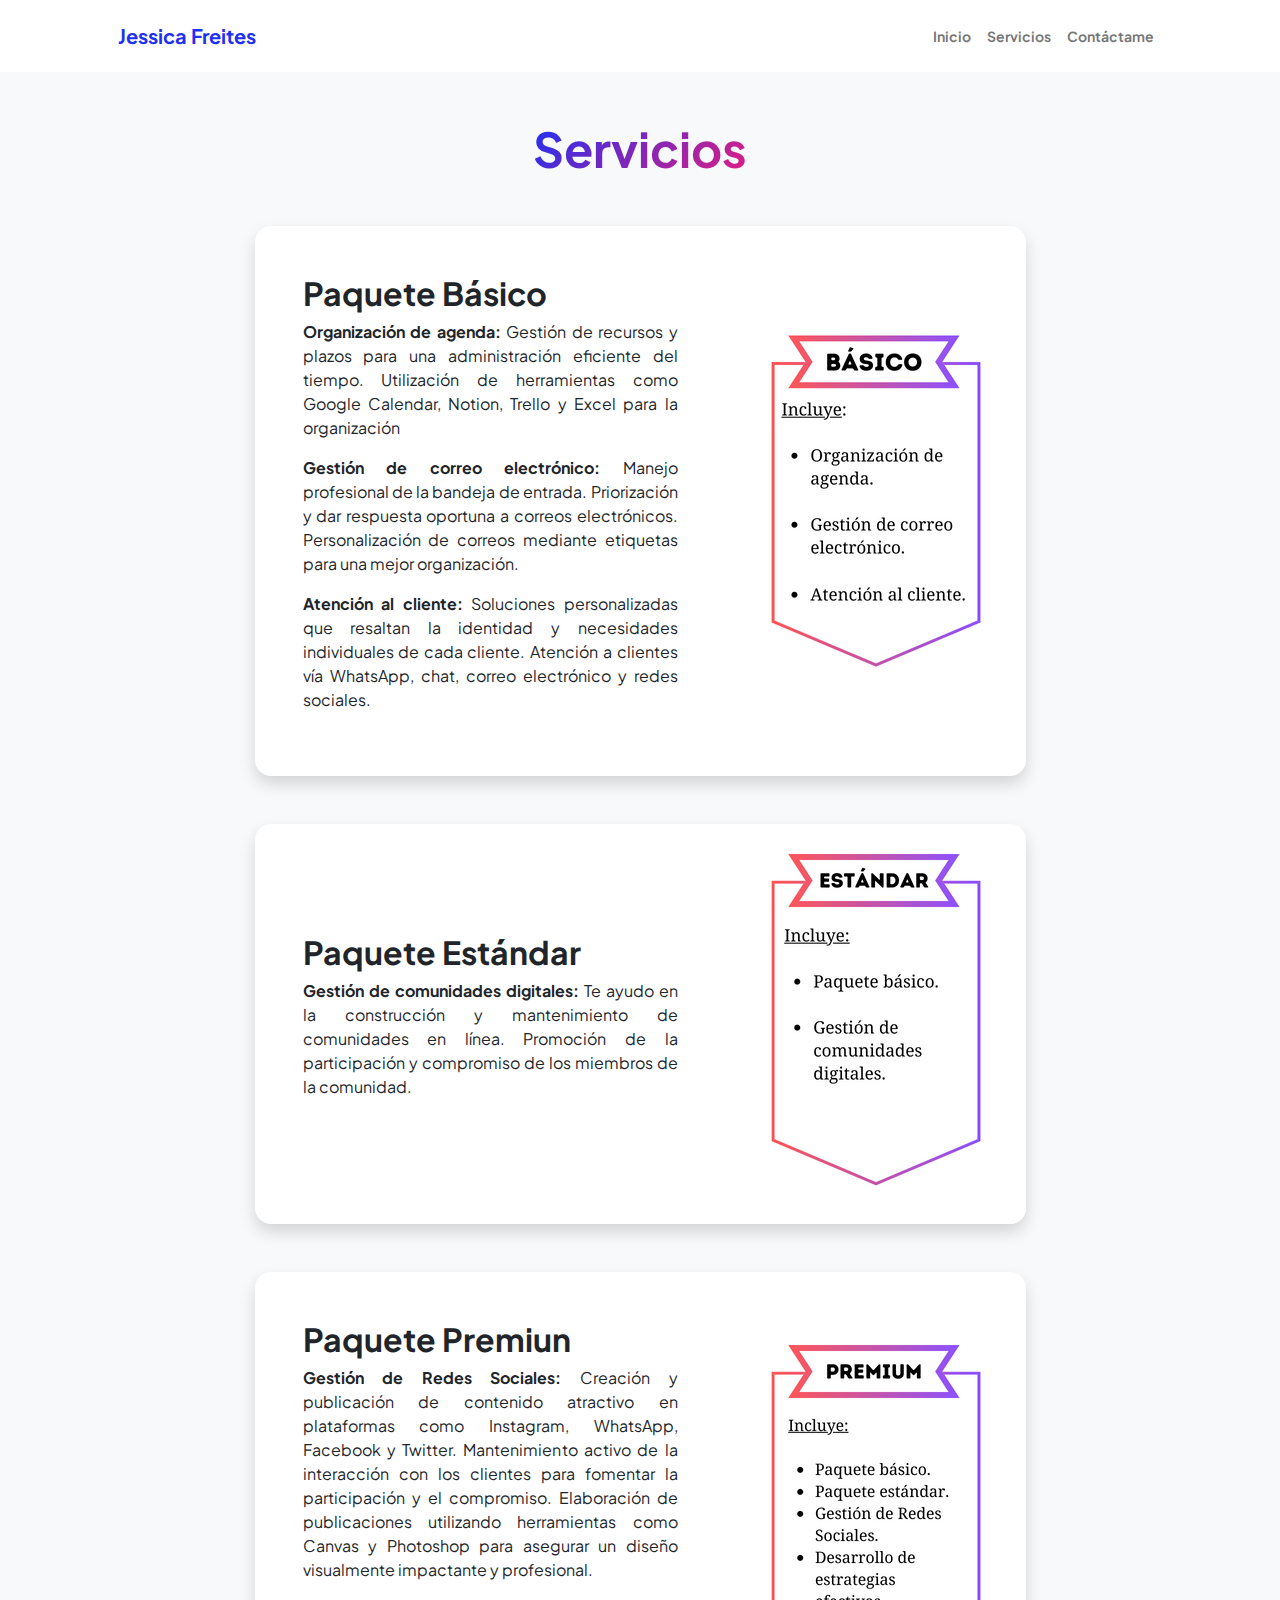
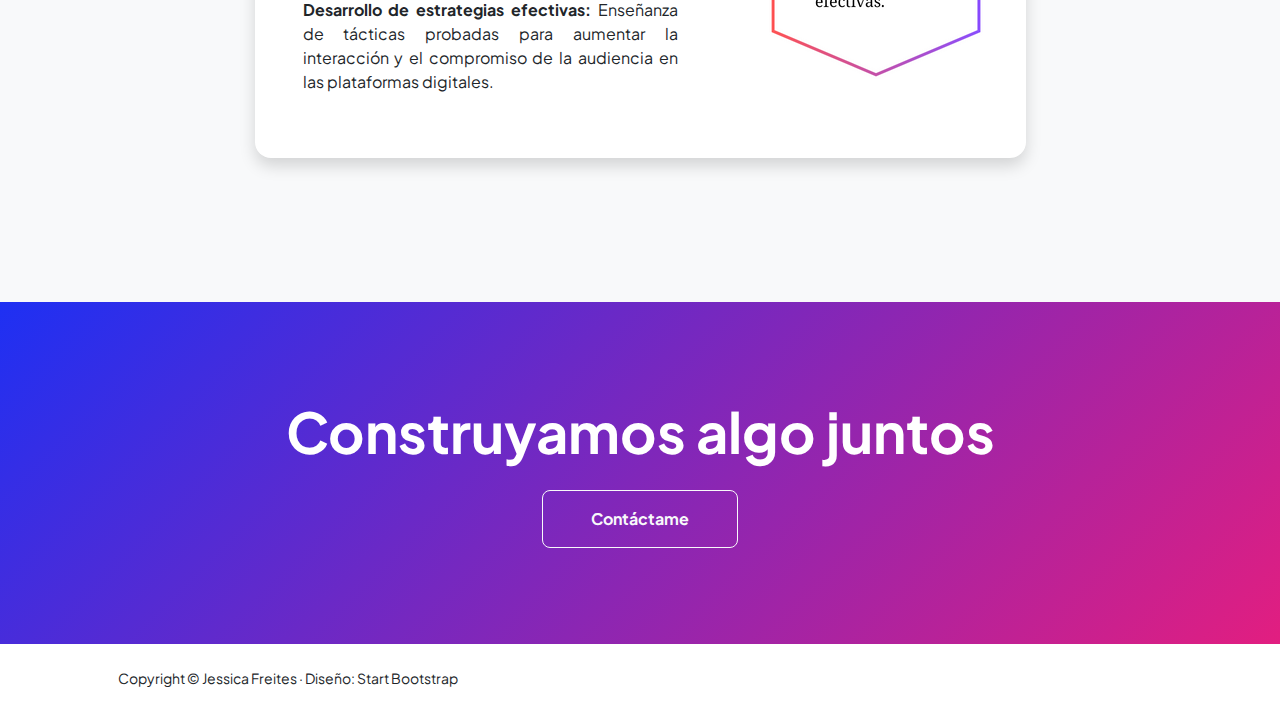
<file: services.html>
<!DOCTYPE html>
<html lang="en">
    <head>
        <!-- Google tag (gtag.js) -->
        <script async src="https://www.googletagmanager.com/gtag/js?id=G-S2F9K32M9J"></script>
            <script>
            window.dataLayer = window.dataLayer || [];
            function gtag(){dataLayer.push(arguments);}
            gtag('js', new Date());

            gtag('config', 'G-S2F9K32M9J');
        </script>        
        <meta charset="utf-8" />
        <meta name="viewport" content="width=device-width, initial-scale=1, shrink-to-fit=no" />
        <meta name="description" content="" />
        <meta name="author" content="" />
        <title>Asistente Virtual y Community Manager</title>
        <!-- Favicon-->
        <link rel="icon" type="image/x-icon" href="assets/favicon.ico" />
        <!-- Custom Google font-->
        <link rel="preconnect" href="https://fonts.googleapis.com" />
        <link rel="preconnect" href="https://fonts.gstatic.com" crossorigin />
        <link href="https://fonts.googleapis.com/css2?family=Plus+Jakarta+Sans:wght@100;200;300;400;500;600;700;800;900&amp;display=swap" rel="stylesheet" />
        <!-- Bootstrap icons-->
        <link href="https://cdn.jsdelivr.net/npm/bootstrap-icons@1.8.1/font/bootstrap-icons.css" rel="stylesheet" />
        <!-- Core theme CSS (includes Bootstrap)-->
        <link href="css/styles.css" rel="stylesheet" />
    </head>
    <body class="d-flex flex-column h-100 bg-light">
        <main class="flex-shrink-0">
            <!-- Navigation-->
            <nav class="navbar navbar-expand-lg navbar-light bg-white py-3">
                <div class="container px-5">
                    <a class="navbar-brand" href="index.html"><span class="fw-bolder text-primary">Jessica Freites</span></a>
                    <button class="navbar-toggler" type="button" data-bs-toggle="collapse" data-bs-target="#navbarSupportedContent" aria-controls="navbarSupportedContent" aria-expanded="false" aria-label="Toggle navigation"><span class="navbar-toggler-icon"></span></button>
                    <div class="collapse navbar-collapse" id="navbarSupportedContent">
                        <ul class="navbar-nav ms-auto mb-2 mb-lg-0 small fw-bolder">
                            <li class="nav-item"><a class="nav-link" href="index.html">Inicio</a></li>
                            <!--li class="nav-item"><a class="nav-link" href="resume.html">Resumen Curricular</a></li-->
                            <li class="nav-item"><a class="nav-link" href="services.html">Servicios</a></li>
                            <li class="nav-item"><a class="nav-link" href="contact.html">Contáctame</a></li>
                        </ul>
                    </div>
                </div>
            </nav>
            <!-- Projects Section-->
            <section class="py-5">
                <div class="container px-5 mb-5">
                    <div class="text-center mb-5">
                        <h1 class="display-5 fw-bolder mb-0"><span class="text-gradient d-inline">Servicios</span></h1>
                    </div>
                    <div class="row gx-5 justify-content-center">
                        <div class="col-lg-11 col-xl-9 col-xxl-8">
                            <!-- Project Card 1-->
                            <div class="card overflow-hidden shadow rounded-4 border-0 mb-5">
                                <div class="card-body p-0">
                                    <div class="d-flex align-items-center">
                                        <div class="p-5">
                                            <h2 class="fw-bolder">Paquete Básico</h2>
                                            <p class="text-justify">
                                                <strong>Organización de agenda:</strong> Gestión de recursos y plazos para una administración eficiente del tiempo. Utilización de herramientas como Google Calendar, Notion, Trello y Excel para la organización 
                                            </p>    
                                            <p class="text-justify">
                                                <strong>Gestión de correo electrónico:</strong> Manejo profesional de la bandeja de entrada. Priorización y dar respuesta oportuna a correos electrónicos. Personalización de correos mediante etiquetas para una mejor organización. 
                                            </p>   
                                            <p class="text-justify">    
                                                <strong>Atención al cliente:</strong> Soluciones personalizadas que resaltan la identidad y necesidades individuales de cada cliente. Atención a clientes vía WhatsApp, chat, correo electrónico y redes sociales.
                                            </p>
                                        </div>
                                        <img class="img-fluid" src="assets/paquete1.png" alt="..." />
                                    </div>
                                </div>
                            </div>
                            <!-- Project Card 2-->
                            <div class="card overflow-hidden shadow rounded-4 border-0 mb-5">
                                <div class="card-body p-0">
                                    <div class="d-flex align-items-center">
                                        <div class="p-5">
                                            <h2 class="fw-bolder">Paquete Estándar</h2>
                                            <p class="text-justify">
                                                <strong>Gestión de comunidades digitales:</strong> Te ayudo en la construcción y mantenimiento de comunidades en línea. Promoción de la participación y compromiso de los miembros de la comunidad.
                                            </p>
                                        </div>
                                        <img class="img-fluid" src="assets/paquete2.png" alt="..." />
                                    </div>
                                </div>
                            </div>
                            <!-- Project Card 2-->
                            <div class="card overflow-hidden shadow rounded-4 border-0 mb-5">
                                <div class="card-body p-0">
                                    <div class="d-flex align-items-center">
                                        <div class="p-5">
                                            <h2 class="fw-bolder">Paquete Premiun</h2>
                                            <p class="text-justify">
                                                <strong>Gestión de Redes Sociales:</strong> Creación y publicación de contenido atractivo en plataformas como Instagram, WhatsApp, Facebook y Twitter. Mantenimiento activo de la interacción con los clientes para fomentar la participación y el compromiso. Elaboración de publicaciones utilizando herramientas como Canvas y Photoshop para asegurar un diseño visualmente impactante y profesional. 
                                            </p> 
                                            <p class="text-justify">  
                                                <strong>Desarrollo de estrategias efectivas:</strong> Enseñanza de tácticas probadas para aumentar la interacción y el compromiso de la audiencia en las plataformas digitales.
                                            </p>
                                        </div>
                                        <img class="img-fluid" src="assets/paquete3.png" alt="..." />
                                    </div>
                                </div>
                            </div>
                        </div>
                    </div>
                </div>
            </section>
            <!-- Call to action section-->
            <section class="py-5 bg-gradient-primary-to-secondary text-white">
                <div class="container px-5 my-5">
                    <div class="text-center">
                        <h2 class="display-4 fw-bolder mb-4">Construyamos algo juntos</h2>
                        <a class="btn btn-outline-light btn-lg px-5 py-3 fs-6 fw-bolder" href="contact.html">Contáctame</a>
                    </div>
                </div>
            </section>
        </main>
        <!-- Footer-->
        <footer class="bg-white py-4 mt-auto">
            <div class="container px-5">
                <div class="row align-items-center justify-content-between flex-column flex-sm-row">
                    <div class="col-auto"><div class="small m-0">Copyright &copy; Jessica Freites &middot; Diseño: Start Bootstrap</div></div>
                </div>
            </div>
        </footer>
        <!-- Bootstrap core JS-->
        <script src="https://cdn.jsdelivr.net/npm/bootstrap@5.2.3/dist/js/bootstrap.bundle.min.js"></script>
        <!-- Core theme JS-->
        <script src="js/scripts.js"></script>
    </body>
</html>
</file>
